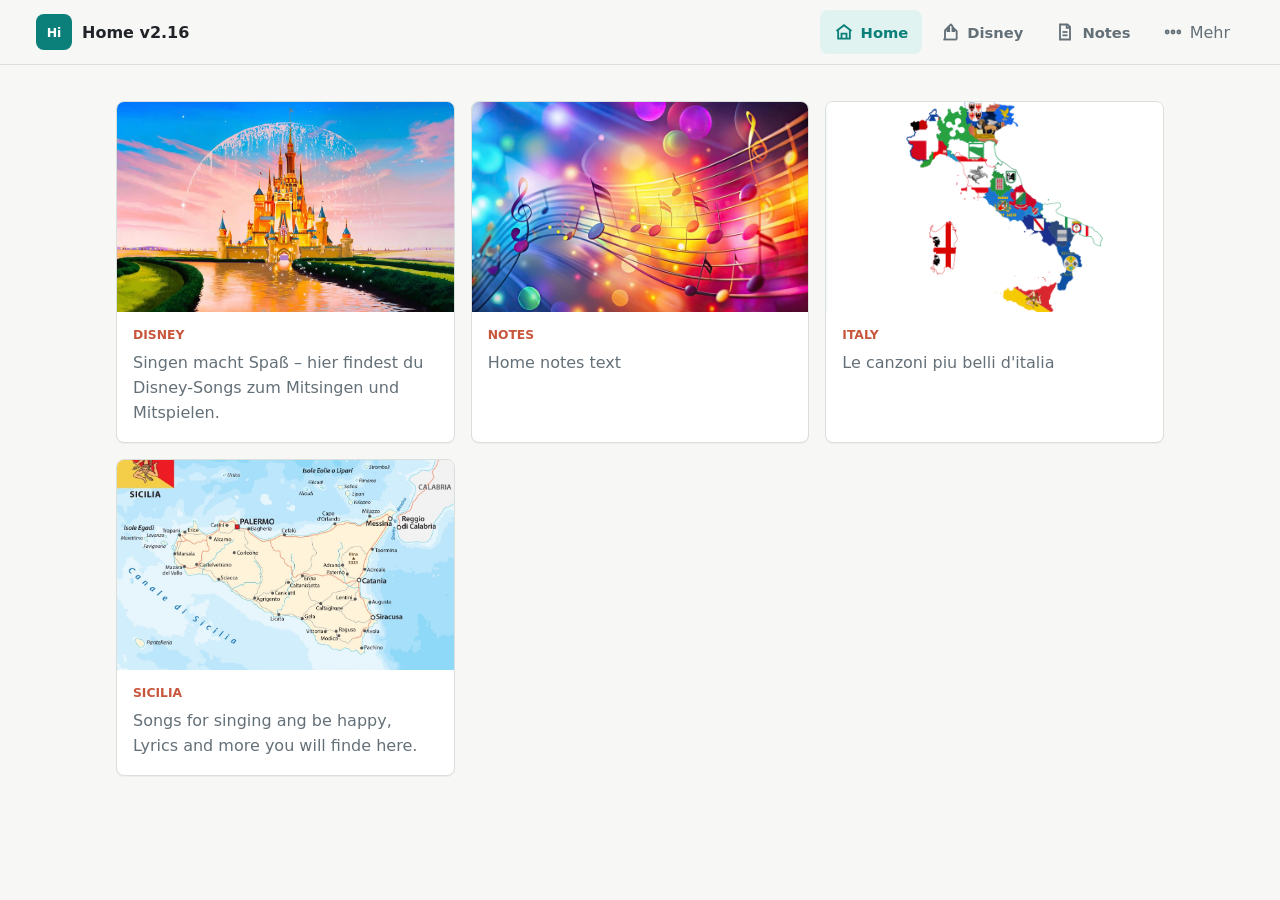
<file: index.html>
<!doctype html>
<html lang="de">
  <head>
    <meta charset="utf-8">
    <meta name="viewport" content="width=device-width, initial-scale=1">
    <meta name="theme-color" content="#0b7f79">
    <meta name="description" content="Eine JSON-gesteuerte PWA fuer Songs, Notes und Sonstiges.">
    <title>Home_123 Content Hub</title>
    <link rel="icon" href="assets/icons/icon-192.png" type="image/png">
    <link rel="manifest" href="manifest.webmanifest">
    <link rel="apple-touch-icon" href="assets/icons/icon-192.png">
    <link rel="stylesheet" href="assets/css/styles.css">
    <script src="assets/js/app.js" defer></script>
  </head>
  <body data-page="home">
    <a class="skip-link" href="#app">Zum Inhalt springen</a>
    <header class="site-header">
      <a class="brand" href="index.html" aria-label="Content Hub Startseite">
        <span class="brand-mark" aria-hidden="true">Hi</span>
        <span class="brand-name">Home v2.16</span>
      </a>
      <nav id="desktop-nav" class="desktop-nav" aria-label="Hauptnavigation"></nav>
    </header>
    <main id="app" class="page-shell" tabindex="-1"></main>
    <nav id="mobile-nav" class="mobile-nav" aria-label="Mobile Hauptnavigation"></nav>
  </body>
</html>
</file>
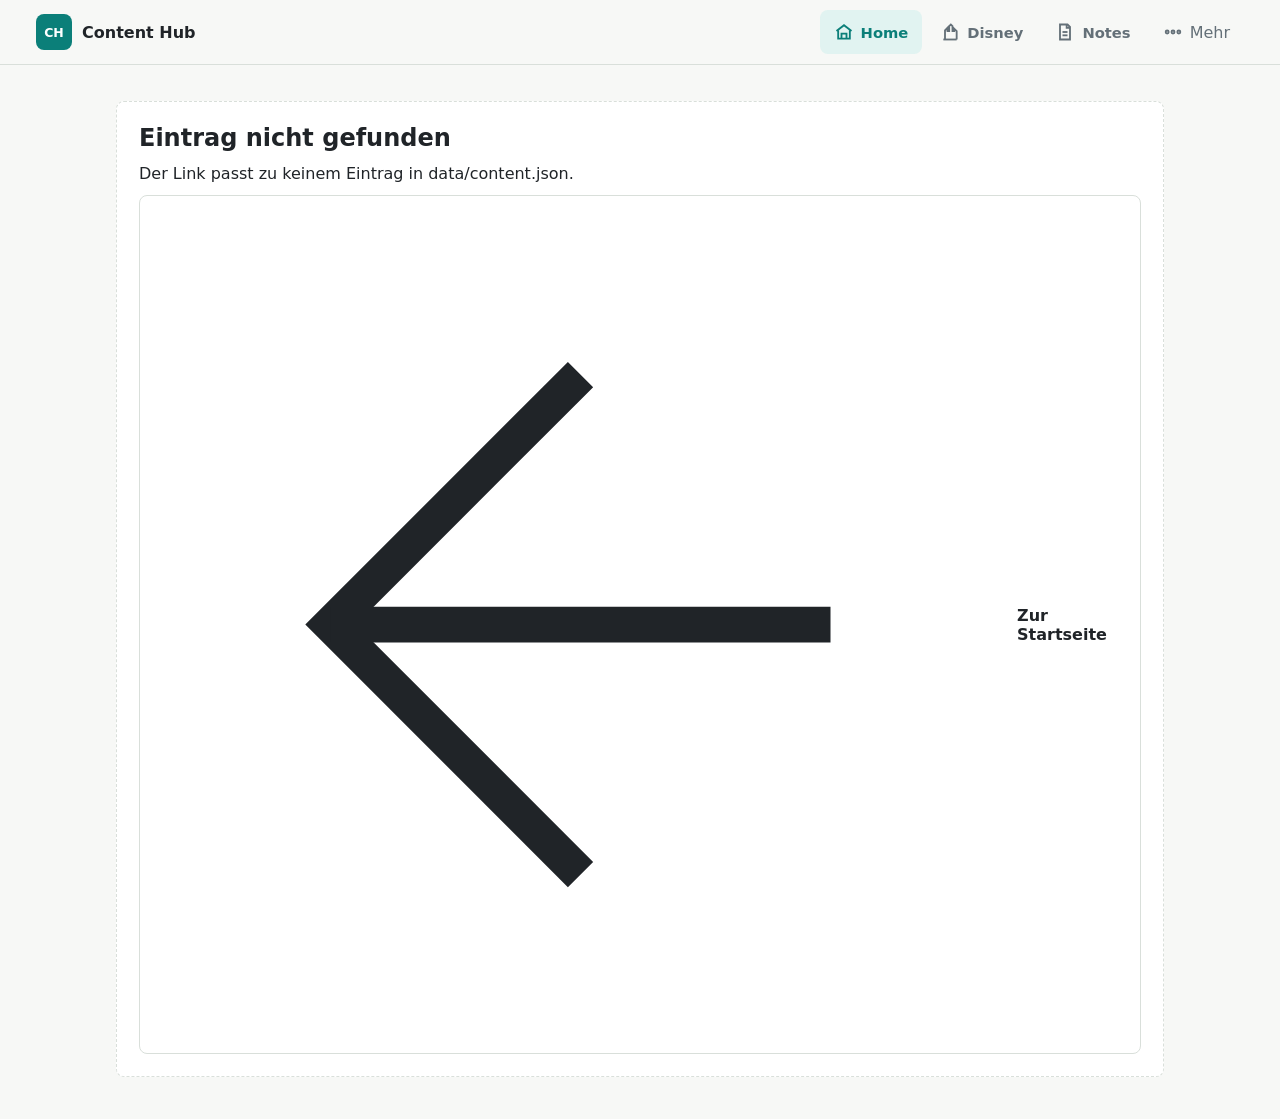
<file: detail.html>
<!doctype html>
<html lang="de">
  <head>
    <meta charset="utf-8">
    <meta name="viewport" content="width=device-width, initial-scale=1">
    <meta name="theme-color" content="#0b7f79">
    <meta name="description" content="Detailseite mit Medienframe, Lyrics und PDF.">
    <title>Detail | Content Hub</title>
    <link rel="icon" href="assets/icons/icon-192.png" type="image/png">
    <link rel="manifest" href="manifest.webmanifest">
    <link rel="apple-touch-icon" href="assets/icons/icon-192.png">
    <link rel="stylesheet" href="assets/css/styles.css">
    <script src="assets/js/app.js" defer></script>
  </head>
  <body data-page="detail">
    <a class="skip-link" href="#app">Zum Inhalt springen</a>
    <header class="site-header">
      <a class="brand" href="index.html" aria-label="Content Hub Startseite">
        <span class="brand-mark" aria-hidden="true">CH</span>
        <span class="brand-name">Content Hub</span>
      </a>
      <nav id="desktop-nav" class="desktop-nav" aria-label="Hauptnavigation"></nav>
    </header>
    <main id="app" class="page-shell" tabindex="-1"></main>
    <nav id="mobile-nav" class="mobile-nav" aria-label="Mobile Hauptnavigation"></nav>
  </body>
</html>
</file>
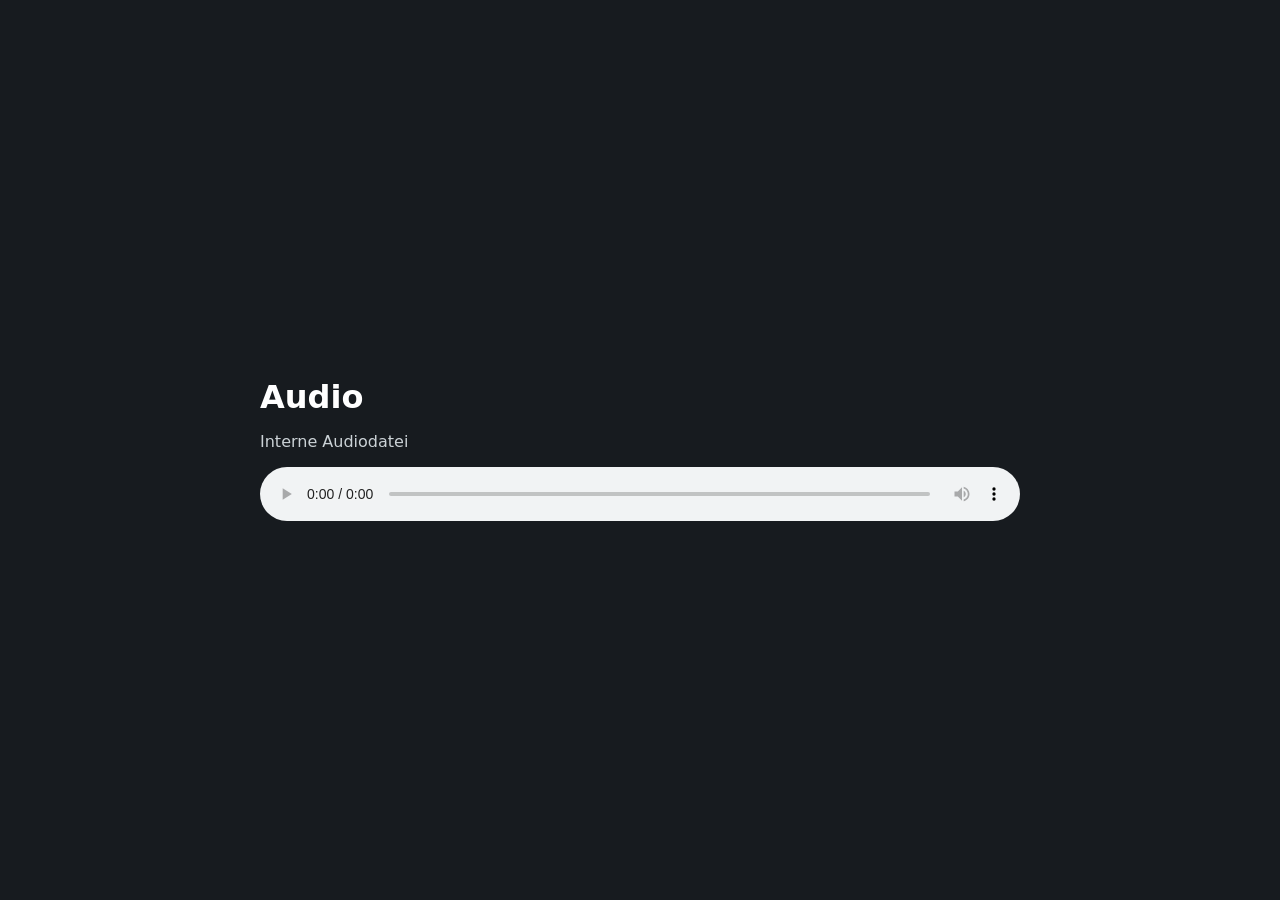
<file: player.html>
<!doctype html>
<html lang="de">
  <head>
    <meta charset="utf-8">
    <meta name="viewport" content="width=device-width, initial-scale=1">
    <title>Audio Player</title>
    <link rel="icon" href="assets/icons/icon-192.png" type="image/png">
    <style>
      :root {
        color-scheme: light;
        font-family: Inter, ui-sans-serif, system-ui, -apple-system, BlinkMacSystemFont, "Segoe UI", sans-serif;
        background: #171b1f;
        color: #ffffff;
      }

      body {
        margin: 0;
        min-height: 100vh;
        display: grid;
        place-items: center;
        padding: 24px;
        box-sizing: border-box;
      }

      .player {
        width: min(100%, 760px);
        display: grid;
        gap: 16px;
      }

      h1 {
        margin: 0;
        font-size: clamp(1.2rem, 4vw, 2rem);
        line-height: 1.15;
      }

      p {
        margin: 0;
        color: #cbd2d6;
      }

      audio {
        width: 100%;
      }
    </style>
  </head>
  <body>
    <section class="player" aria-label="Interner Audio Player">
      <h1 id="title">Audio</h1>
      <p>Interne Audiodatei</p>
      <audio id="audio" controls preload="metadata"></audio>
    </section>
    <script>
      const params = new URLSearchParams(window.location.search);
      const src = params.get("audio");
      const title = params.get("title") || "Audio";
      document.getElementById("title").textContent = title;
      if (src) {
        document.getElementById("audio").src = src;
      }
    </script>
  </body>
</html>
</file>
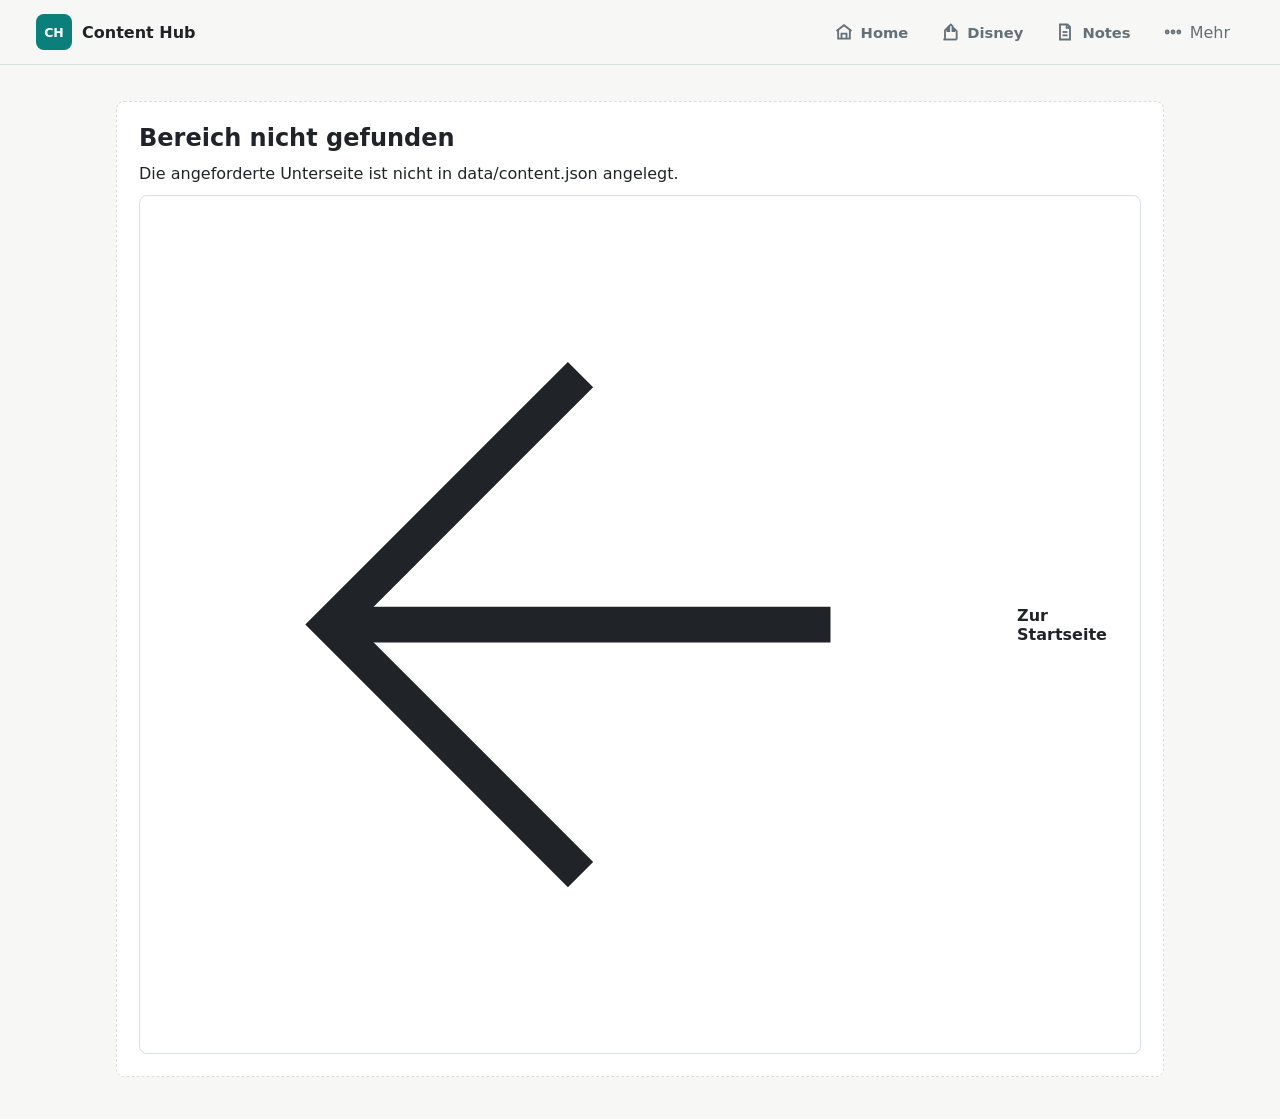
<file: songs.html>
<!doctype html>
<html lang="de">
  <head>
    <meta charset="utf-8">
    <meta name="viewport" content="width=device-width, initial-scale=1">
    <meta name="theme-color" content="#0b7f79">
    <meta name="description" content="Songs als JSON-gesteuerte PWA-Unterseite.">
    <title>Songs | Content Hub</title>
    <link rel="icon" href="assets/icons/icon-192.png" type="image/png">
    <link rel="manifest" href="manifest.webmanifest">
    <link rel="apple-touch-icon" href="assets/icons/icon-192.png">
    <link rel="stylesheet" href="assets/css/styles.css">
    <script src="assets/js/app.js" defer></script>
  </head>
  <body data-page="songs">
    <a class="skip-link" href="#app">Zum Inhalt springen</a>
    <header class="site-header">
      <a class="brand" href="index.html" aria-label="Content Hub Startseite">
        <span class="brand-mark" aria-hidden="true">CH</span>
        <span class="brand-name">Content Hub</span>
      </a>
      <nav id="desktop-nav" class="desktop-nav" aria-label="Hauptnavigation"></nav>
    </header>
    <main id="app" class="page-shell" tabindex="-1"></main>
    <nav id="mobile-nav" class="mobile-nav" aria-label="Mobile Hauptnavigation"></nav>
  </body>
</html>
</file>
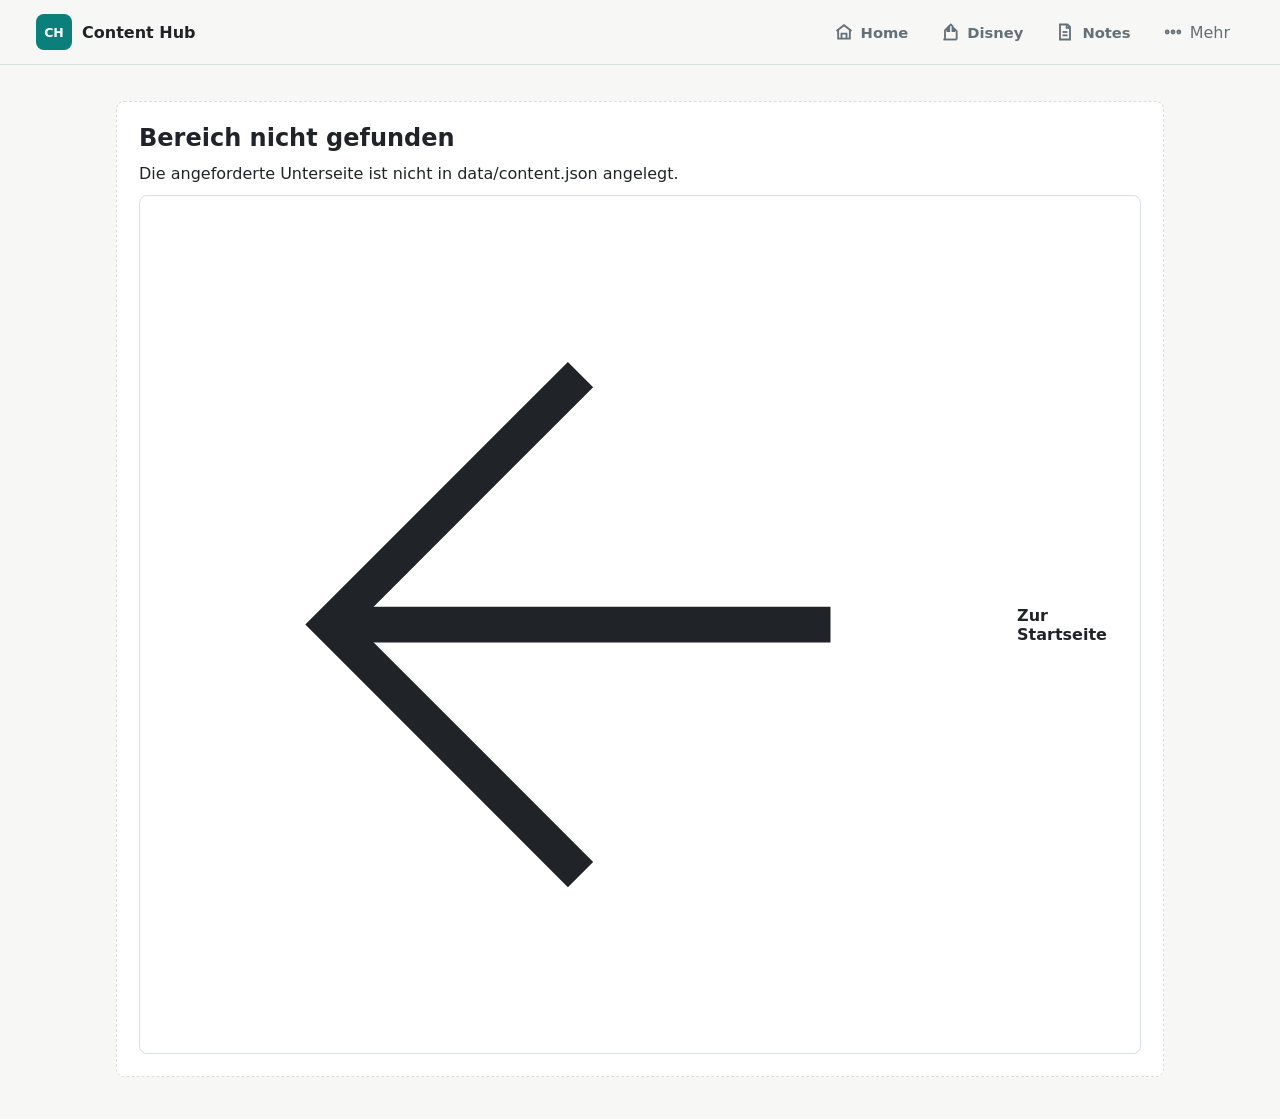
<file: sonstiges.html>
<!doctype html>
<html lang="de">
  <head>
    <meta charset="utf-8">
    <meta name="viewport" content="width=device-width, initial-scale=1">
    <meta name="theme-color" content="#0b7f79">
    <meta name="description" content="Sonstiges als JSON-gesteuerte PWA-Unterseite.">
    <title>Sonstiges | Content Hub</title>
    <link rel="icon" href="assets/icons/icon-192.png" type="image/png">
    <link rel="manifest" href="manifest.webmanifest">
    <link rel="apple-touch-icon" href="assets/icons/icon-192.png">
    <link rel="stylesheet" href="assets/css/styles.css">
    <script src="assets/js/app.js" defer></script>
  </head>
  <body data-page="sonstiges">
    <a class="skip-link" href="#app">Zum Inhalt springen</a>
    <header class="site-header">
      <a class="brand" href="index.html" aria-label="Content Hub Startseite">
        <span class="brand-mark" aria-hidden="true">CH</span>
        <span class="brand-name">Content Hub</span>
      </a>
      <nav id="desktop-nav" class="desktop-nav" aria-label="Hauptnavigation"></nav>
    </header>
    <main id="app" class="page-shell" tabindex="-1"></main>
    <nav id="mobile-nav" class="mobile-nav" aria-label="Mobile Hauptnavigation"></nav>
  </body>
</html>
</file>
<file: assets/css/styles.css>
:root {
  --bg: #f7f8f6;
  --surface: #ffffff;
  --surface-strong: #f0f3ef;
  --ink: #202428;
  --muted: #647078;
  --line: #d9dfda;
  --teal: #0b7f79;
  --teal-soft: #e1f3f1;
  --coral: #c8563c;
  --gold: #b98516;
  --green: #427a58;
  --shadow: 0 16px 38px rgb(32 36 40 / 10%);
  --radius: 8px;
  --content-max: 1120px;
  color-scheme: light;
  font-family: Inter, ui-sans-serif, system-ui, -apple-system, BlinkMacSystemFont, "Segoe UI", sans-serif;
}

* {
  box-sizing: border-box;
}

html {
  background: var(--bg);
}

body {
  min-height: 100vh;
  margin: 0;
  padding-bottom: calc(78px + env(safe-area-inset-bottom));
  background: var(--bg);
  color: var(--ink);
}

img,
iframe {
  display: block;
}

a {
  color: inherit;
}

.skip-link {
  position: fixed;
  left: 16px;
  top: 12px;
  z-index: 20;
  transform: translateY(-160%);
  padding: 10px 14px;
  border-radius: var(--radius);
  background: var(--ink);
  color: #ffffff;
  text-decoration: none;
}

.skip-link:focus {
  transform: translateY(0);
}

.site-header {
  position: sticky;
  top: 0;
  z-index: 10;
  display: flex;
  align-items: center;
  justify-content: space-between;
  min-height: 64px;
  padding: 10px clamp(16px, 4vw, 36px);
  border-bottom: 1px solid var(--line);
  background: rgb(247 248 246 / 94%);
  backdrop-filter: blur(16px);
}

.brand {
  display: inline-flex;
  align-items: center;
  gap: 10px;
  min-width: 0;
  text-decoration: none;
  font-weight: 800;
  letter-spacing: 0;
}

.brand-mark {
  display: grid;
  width: 36px;
  height: 36px;
  place-items: center;
  flex: 0 0 auto;
  border-radius: var(--radius);
  background: var(--teal);
  color: #ffffff;
  font-size: 0.78rem;
}

.brand-name {
  overflow: hidden;
  text-overflow: ellipsis;
  white-space: nowrap;
}

.desktop-nav {
  display: none;
  align-items: center;
  gap: 4px;
}

.nav-link {
  display: inline-flex;
  align-items: center;
  justify-content: center;
  gap: 7px;
  min-height: 44px;
  border-radius: var(--radius);
  color: var(--muted);
  text-decoration: none;
  font-size: 0.92rem;
  font-weight: 750;
}

.nav-link:hover {
  background: var(--surface-strong);
  color: var(--ink);
}

.desktop-nav .nav-link {
  padding: 0 14px;
}

.nav-link svg {
  width: 20px;
  height: 20px;
  stroke-width: 2.2;
}

.nav-link[aria-current="page"] {
  background: var(--teal-soft);
  color: var(--teal);
}

.nav-more {
  position: relative;
  min-width: 0;
}

.nav-more-toggle {
  width: 100%;
  border: 0;
  appearance: none;
  background: transparent;
  font: inherit;
  cursor: pointer;
}

.nav-more-toggle[aria-expanded="true"] {
  background: var(--surface-strong);
  color: var(--ink);
}

.nav-more-toggle[data-active="true"] {
  background: var(--teal-soft);
  color: var(--teal);
}

.nav-more-menu {
  position: absolute;
  top: calc(100% + 8px);
  right: 0;
  z-index: 25;
  display: grid;
  gap: 4px;
  width: max-content;
  min-width: 210px;
  max-width: min(280px, calc(100vw - 24px));
  padding: 6px;
  border: 1px solid var(--line);
  border-radius: var(--radius);
  background: rgb(255 255 255 / 98%);
  box-shadow: var(--shadow);
  backdrop-filter: blur(16px);
}

.nav-more-menu[hidden] {
  display: none;
}

.nav-more-menu .nav-link {
  width: 100%;
  justify-content: flex-start;
  min-height: 42px;
  padding: 0 10px;
}

.nav-more-menu .nav-label {
  overflow: hidden;
  text-overflow: ellipsis;
  white-space: nowrap;
}

.page-shell {
  width: min(100%, var(--content-max));
  margin: 0 auto;
  padding: clamp(18px, 4vw, 42px) clamp(16px, 4vw, 36px);
}

.page-heading {
  display: grid;
  gap: 8px;
  max-width: 780px;
  margin-bottom: 22px;
}

.page-heading h1 {
  margin: 0;
  font-size: clamp(1.7rem, 5vw, 3rem);
  line-height: 1.05;
  letter-spacing: 0;
}

.page-heading p {
  margin: 0;
  color: var(--muted);
  font-size: 1.02rem;
  line-height: 1.6;
}

.home-grid,
.content-grid {
  display: grid;
  grid-template-columns: repeat(auto-fit, minmax(min(100%, 260px), 1fr));
  gap: 16px;
}

.content-card {
  display: grid;
  grid-template-rows: auto 1fr;
  overflow: hidden;
  min-height: 100%;
  border: 1px solid var(--line);
  border-radius: var(--radius);
  background: var(--surface);
  color: var(--ink);
  text-decoration: none;
  box-shadow: 0 1px 0 rgb(32 36 40 / 4%);
  transition: transform 160ms ease, border-color 160ms ease, box-shadow 160ms ease;
}

.content-card:hover {
  transform: translateY(-2px);
  border-color: color-mix(in srgb, var(--teal) 45%, var(--line));
  box-shadow: var(--shadow);
}

.content-card:focus-visible,
.nav-link:focus-visible,
.button-link:focus-visible,
.brand:focus-visible {
  outline: 3px solid color-mix(in srgb, var(--teal) 60%, white);
  outline-offset: 3px;
}

.card-media {
  aspect-ratio: 16 / 10;
  overflow: hidden;
  background: var(--surface-strong);
}

.card-media img {
  width: 100%;
  height: 100%;
  object-fit: cover;
}

.text-only-media {
  display: grid;
  min-height: 160px;
  place-items: center;
  padding: 20px;
  background:
    linear-gradient(135deg, rgb(11 127 121 / 14%), transparent 45%),
    linear-gradient(315deg, rgb(200 86 60 / 16%), transparent 50%),
    var(--surface-strong);
}

.text-only-media svg {
  display: grid;
  width: 52px;
  height: 52px;
  padding: 12px;
  border-radius: var(--radius);
  background: #ffffff;
  color: var(--teal);
  box-shadow: 0 8px 18px rgb(32 36 40 / 8%);
}

.card-body {
  display: grid;
  align-content: start;
  gap: 9px;
  padding: 16px;
}

.card-eyebrow {
  color: var(--coral);
  font-size: 0.77rem;
  font-weight: 800;
  letter-spacing: 0;
  text-transform: uppercase;
}

.card-title {
  margin: 0;
  font-size: 1.13rem;
  line-height: 1.25;
  letter-spacing: 0;
}

.card-text,
.home-card-text {
  margin: 0;
  color: var(--muted);
  line-height: 1.55;
}

.detail-layout {
  display: grid;
  gap: 22px;
}

.back-row {
  display: flex;
}

.button-link {
  display: inline-flex;
  align-items: center;
  gap: 8px;
  min-height: 42px;
  border: 1px solid var(--line);
  border-radius: var(--radius);
  padding: 0 12px;
  background: var(--surface);
  color: var(--ink);
  text-decoration: none;
  font-weight: 750;
}

.detail-section {
  display: grid;
  gap: 12px;
}

.detail-section h2 {
  margin: 0;
  font-size: 1.12rem;
  letter-spacing: 0;
}

.media-frame,
.pdf-frame {
  width: 100%;
  border: 1px solid var(--line);
  border-radius: var(--radius);
  background: #111518;
}

.media-frame {
  aspect-ratio: 16 / 9;
}

.pdf-frame {
  min-height: min(760px, 74vh);
  background: var(--surface);
}

.lyrics {
  width: 100%;
  margin: 0;
  overflow-x: auto;
  border: 1px solid var(--line);
  border-radius: var(--radius);
  padding: clamp(16px, 4vw, 24px);
  background: var(--surface);
  color: var(--ink);
  font: 1rem/1.72 ui-monospace, SFMono-Regular, Menlo, Monaco, Consolas, "Liberation Mono", monospace;
  white-space: pre-wrap;
}

.pdf-actions {
  display: flex;
  flex-wrap: wrap;
  gap: 10px;
}

.empty-state {
  display: grid;
  gap: 12px;
  padding: 22px;
  border: 1px dashed var(--line);
  border-radius: var(--radius);
  background: var(--surface);
}

.empty-state h1,
.empty-state p {
  margin: 0;
}

.mobile-nav {
  position: fixed;
  left: 0;
  right: 0;
  bottom: 0;
  z-index: 15;
  display: grid;
  grid-template-columns: repeat(var(--nav-item-count, 4), minmax(0, 1fr));
  gap: 4px;
  min-height: calc(68px + env(safe-area-inset-bottom));
  padding: 6px 8px calc(6px + env(safe-area-inset-bottom));
  border-top: 1px solid var(--line);
  background: rgb(255 255 255 / 96%);
  backdrop-filter: blur(16px);
}

.mobile-nav .nav-more {
  display: grid;
}

.mobile-nav .nav-link {
  flex-direction: column;
  gap: 3px;
  min-width: 0;
  min-height: 56px;
  padding: 6px 2px;
  font-size: 0.72rem;
}

.mobile-nav .nav-label {
  max-width: 100%;
  overflow: hidden;
  text-overflow: ellipsis;
  white-space: nowrap;
}

.mobile-nav .nav-more-menu {
  position: fixed;
  top: auto;
  right: 8px;
  bottom: calc(78px + env(safe-area-inset-bottom));
  left: 8px;
  z-index: 16;
  width: auto;
  min-width: 0;
  max-width: none;
  max-height: min(360px, 48vh);
  overflow-y: auto;
}

.mobile-nav .nav-more-menu .nav-link {
  flex-direction: row;
  justify-content: flex-start;
  gap: 8px;
  min-height: 46px;
  padding: 0 12px;
  font-size: 0.92rem;
}

.mobile-nav .nav-more-menu .nav-label {
  white-space: nowrap;
}

@media (min-width: 760px) {
  body {
    padding-bottom: 0;
  }

  .desktop-nav {
    display: flex;
  }

  .mobile-nav {
    display: none;
  }

  .page-shell {
    padding-top: 36px;
  }

  .content-grid {
    grid-template-columns: repeat(3, minmax(0, 1fr));
  }
}

@media (prefers-reduced-motion: reduce) {
  *,
  *::before,
  *::after {
    scroll-behavior: auto !important;
    transition-duration: 0.01ms !important;
    animation-duration: 0.01ms !important;
    animation-iteration-count: 1 !important;
  }
}
</file>
